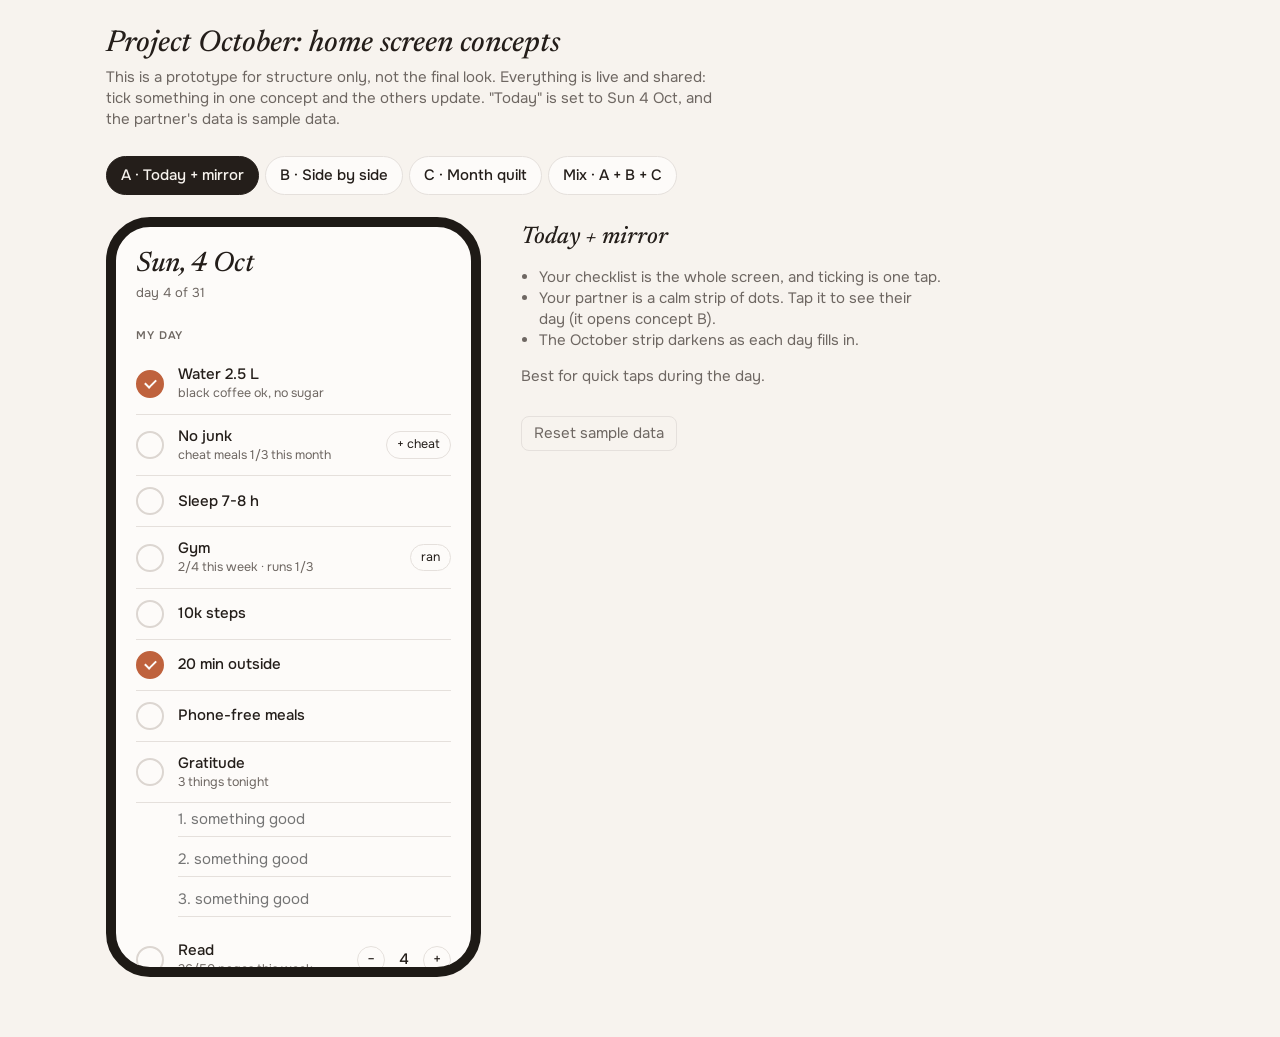
<file: design/claude-early-prototype/home-concepts.html>
<!doctype html>
<html lang="en">
<head>
<meta charset="utf-8">
<meta name="viewport" content="width=device-width, initial-scale=1">
<title>October Home Concepts</title>
<link rel="preconnect" href="https://fonts.googleapis.com">
<link href="https://fonts.googleapis.com/css2?family=Newsreader:ital,opsz,wght@1,6..72,400;1,6..72,500&family=Onest:wght@400;500;600&display=swap" rel="stylesheet">
<style>
:root{
  --bg:oklch(96.5% 0.008 75);
  --panel:oklch(99% 0.004 75);
  --ink:oklch(24% 0.012 60);
  --muted:oklch(52% 0.012 60);
  --faint:oklch(88% 0.01 70);
  --line:oklch(91% 0.008 70);
  --me:oklch(60% 0.13 42);
  --me-soft:oklch(90% 0.04 42);
  --them:oklch(55% 0.06 195);
  --them-soft:oklch(90% 0.025 195);
  --frame:oklch(22% 0.01 60);
}
@media (prefers-color-scheme: dark){
  :root:not([data-theme="light"]){
    --bg:oklch(18% 0.008 60);
    --panel:oklch(22% 0.01 60);
    --ink:oklch(93% 0.01 75);
    --muted:oklch(68% 0.012 70);
    --faint:oklch(34% 0.012 60);
    --line:oklch(29% 0.01 60);
    --me:oklch(70% 0.12 45);
    --me-soft:oklch(34% 0.05 42);
    --them:oklch(70% 0.06 195);
    --them-soft:oklch(32% 0.03 195);
    --frame:oklch(40% 0.01 60);
  }
}
*{box-sizing:border-box}
body{margin:0;background:var(--bg);color:var(--ink);font:15px/1.4 Onest,system-ui,sans-serif;-webkit-font-smoothing:antialiased}
header.page{max-width:1100px;margin:0 auto;padding:28px 16px 8px}
header.page h1{font:italic 500 30px/1.1 Newsreader,serif;margin:0 0 6px}
header.page p{margin:0;color:var(--muted);max-width:62ch}
nav.tabs{max-width:1100px;margin:18px auto 0;padding:0 16px;display:flex;gap:6px;flex-wrap:wrap}
nav.tabs button{font:inherit;font-weight:500;border:1px solid var(--line);background:var(--panel);color:var(--ink);padding:8px 14px;border-radius:999px;cursor:pointer}
nav.tabs button[aria-selected="true"]{background:var(--ink);color:var(--bg);border-color:var(--ink)}
main{max-width:1100px;margin:0 auto;padding:22px 16px 60px;display:flex;gap:40px;align-items:flex-start;flex-wrap:wrap}
.phone{width:min(375px,100%);height:760px;border:10px solid var(--frame);border-radius:44px;background:var(--panel);overflow:hidden;display:flex;flex-direction:column;flex-shrink:0}
.screen{flex:1;overflow-y:auto;padding:22px 20px 28px}
.notes{flex:1;min-width:260px;max-width:420px}
.notes h2{font:italic 500 24px/1.2 Newsreader,serif;margin:6px 0 10px}
.notes p,.notes li{color:var(--muted)}
.notes ul{padding-left:18px}
.notes .reset{margin-top:14px;font:inherit;background:none;border:1px solid var(--line);color:var(--muted);padding:6px 12px;border-radius:8px;cursor:pointer}

/* shared bits */
.date{font:italic 500 28px/1.1 Newsreader,serif;margin:0}
.dayof{color:var(--muted);font-size:13px;margin-top:4px}
.label-sm{font-size:11px;letter-spacing:.08em;text-transform:uppercase;color:var(--muted);font-weight:600;margin:26px 0 10px}
.row{display:flex;align-items:center;gap:14px;padding:11px 0;border-bottom:1px solid var(--line)}
.row:last-child{border-bottom:0}
.check{width:28px;height:28px;border-radius:50%;border:2px solid var(--faint);background:none;flex-shrink:0;cursor:pointer;display:grid;place-items:center;padding:0;transition:background .25s cubic-bezier(.25,1,.5,1),border-color .25s}
.check.on{background:var(--me);border-color:var(--me)}
.check.on::after{content:"";width:9px;height:5px;border:2px solid var(--panel);border-top:0;border-right:0;transform:translateY(-1px) rotate(-45deg)}
.row .txt{flex:1;min-width:0}
.row .name{font-weight:500}
.row .meta{font-size:12.5px;color:var(--muted)}
.chip{font:inherit;font-size:12.5px;border:1px solid var(--line);background:none;color:var(--ink);border-radius:999px;padding:4px 10px;cursor:pointer;white-space:nowrap}
.chip.on{background:var(--me-soft);border-color:transparent}
.stepper{display:flex;align-items:center;gap:6px}
.stepper button{width:28px;height:28px;border-radius:50%;border:1px solid var(--line);background:none;color:var(--ink);font:inherit;cursor:pointer}
.stepper span{min-width:26px;text-align:center;font-variant-numeric:tabular-nums;font-weight:500}
.grat{padding:0 0 12px 42px;display:grid;gap:6px}
.grat input{font:inherit;border:0;border-bottom:1px solid var(--line);background:none;color:var(--ink);padding:6px 0}
.grat input:focus{outline:none;border-color:var(--me)}
.dots{display:flex;gap:7px;align-items:center}
.dot{width:12px;height:12px;border-radius:50%;background:var(--faint)}
.dot.them{background:var(--them)}
.dot.me{background:var(--me)}
.mirror{display:flex;justify-content:space-between;align-items:center;padding:14px;border-radius:14px;background:var(--them-soft);cursor:pointer;border:0;width:100%;font:inherit;color:var(--ink);text-align:left}
.mirror .who{font-weight:500}
.strip{display:grid;grid-template-columns:repeat(31,1fr);gap:3px}
.strip i{aspect-ratio:1/2.2;border-radius:3px;background:var(--faint)}
.strip i.today{outline:2px solid var(--ink);outline-offset:1px}

/* B table */
.daynav{display:flex;align-items:center;justify-content:space-between}
.daynav button{font:inherit;font-size:20px;background:none;border:0;color:var(--ink);cursor:pointer;padding:4px 10px}
.daystrip{display:flex;gap:6px;overflow-x:auto;margin:14px -20px 4px;padding:0 20px 6px;scrollbar-width:none}
.daystrip button{flex-shrink:0;width:36px;height:44px;border-radius:10px;border:0;background:none;color:var(--muted);font:inherit;font-size:13px;cursor:pointer}
.daystrip button.sel{background:var(--ink);color:var(--bg)}
.daystrip button:disabled{opacity:.35;cursor:default}
table{width:100%;border-collapse:collapse;margin-top:10px}
th{font-size:11px;letter-spacing:.08em;text-transform:uppercase;color:var(--muted);font-weight:600;padding:8px 0;text-align:center}
th:first-child{text-align:left}
td{padding:9px 0;border-bottom:1px solid var(--line);text-align:center}
td:first-child{text-align:left;font-weight:500}
td .check{margin:0 auto}
td .cell-them{width:28px;height:28px;border-radius:50%;margin:0 auto;border:2px solid var(--faint)}
td .cell-them.on{background:var(--them);border-color:var(--them)}
td .num{font-variant-numeric:tabular-nums;font-size:13px}
td.num-me{color:var(--me);font-weight:600}
td.num-them{color:var(--them);font-weight:600}

/* C quilt */
.cal{display:grid;grid-template-columns:repeat(7,1fr);gap:6px;margin-top:16px}
.cal .wd{font-size:11px;color:var(--muted);text-align:center;font-weight:600}
.tile{aspect-ratio:1/1.25;border-radius:10px;border:0;background:var(--bg);padding:5px;display:flex;flex-direction:column;justify-content:space-between;cursor:pointer;font:inherit;color:var(--ink)}
.tile:disabled{cursor:default;opacity:.45}
.tile.sel{outline:2px solid var(--ink)}
.tile .n{font-size:11px;font-weight:600;text-align:left}
.bars{display:grid;gap:3px}
.bar{height:5px;border-radius:3px;background:var(--faint);overflow:hidden}
.bar b{display:block;height:100%}
.bar.me b{background:var(--me)}
.bar.them b{background:var(--them)}
.legend{display:flex;gap:14px;font-size:12.5px;color:var(--muted);margin-top:4px}
.legend span::before{content:"";display:inline-block;width:10px;height:5px;border-radius:3px;margin-right:6px;vertical-align:middle;background:var(--me)}
.legend span.t::before{background:var(--them)}
.cheatline{display:flex;justify-content:space-between;font-size:13px;color:var(--muted);margin-top:16px;padding-top:12px;border-top:1px solid var(--line)}

/* Mix bottom nav */
.botnav{display:flex;border-top:1px solid var(--line);background:var(--panel)}
.botnav button{flex:1;font:inherit;font-size:12.5px;font-weight:500;background:none;border:0;color:var(--muted);padding:12px 0 16px;cursor:pointer}
.botnav button.sel{color:var(--ink)}
.botnav button.sel::before{content:"";display:block;width:5px;height:5px;border-radius:50%;background:var(--me);margin:0 auto 4px}
.botnav button:not(.sel)::before{content:"";display:block;height:5px;margin-bottom:4px}
</style>
</head>
<body>
<header class="page">
  <h1>Project October: home screen concepts</h1>
  <p>This is a prototype for structure only, not the final look. Everything is live and shared: tick something in one concept and the others update. "Today" is set to Sun 4 Oct, and the partner's data is sample data.</p>
</header>
<nav class="tabs" role="tablist" id="tabs"></nav>
<main>
  <div class="phone"><div class="screen" id="screen"></div><div id="bot"></div></div>
  <section class="notes" id="notes"></section>
</main>

<script>
const TODAY = 4, DAYS = 31;
const GOALS = [
  {id:'water',  name:'Water 2.5 L',      meta:'black coffee ok, no sugar'},
  {id:'junk',   name:'No junk'},
  {id:'sleep',  name:'Sleep 7-8 h'},
  {id:'gym',    name:'Gym'},
  {id:'steps',  name:'10k steps'},
  {id:'outside',name:'20 min outside'},
  {id:'phone',  name:'Phone-free meals'},
  {id:'grat',   name:'Gratitude', meta:'3 things tonight'},
  {id:'read',   name:'Read', meta:'10 pages'},
];
const PARTNER = 'Partner';

function blankDay(){return {water:false,junk:false,sleep:false,gym:false,run:false,steps:false,outside:false,phone:false,grat:['','',''],pages:0,cheat:0}}
function seed(){
  const s = {me:{}, them:{}};
  for(let d=1; d<=DAYS; d++){ s.me[d]=blankDay(); s.them[d]=blankDay(); }
  const fill=(p,d,o)=>Object.assign(s[p][d],o);
  fill('me',1,{water:true,junk:true,sleep:true,gym:true,run:true,steps:true,outside:true,phone:false,grat:['a','b','c'],pages:12});
  fill('me',2,{water:true,junk:false,cheat:1,sleep:false,steps:true,outside:true,phone:true,grat:['a','b','c'],pages:10});
  fill('me',3,{water:true,junk:true,sleep:true,gym:true,steps:false,outside:false,phone:true,pages:0});
  fill('me',4,{water:true,outside:true,pages:4});
  fill('them',1,{water:true,junk:true,sleep:true,gym:true,run:true,steps:true,outside:true,phone:true,grat:['a','b','c'],pages:15});
  fill('them',2,{water:true,junk:true,sleep:true,steps:true,outside:false,phone:true,grat:['a','b','c'],pages:10});
  fill('them',3,{water:true,junk:true,sleep:true,gym:true,run:true,steps:true,outside:true,phone:false,grat:['a','b','c'],pages:20});
  fill('them',4,{water:true,junk:true,sleep:true,steps:true,pages:10});
  return s;
}
let S = seed();
let view = 'A', selDay = TODAY, mixTab = 'today';

const weekOf = d => Math.min(3, Math.floor((d-1)/7));
const weekDays = d => { const w=weekOf(d), a=w*7+1, b=w===3?31:a+6; return [a,b]; };
function isDone(p,d,g){
  const x=S[p][d];
  if(g==='grat') return x.grat.every(t=>t.trim());
  if(g==='read') return x.pages>=10;
  if(g==='junk') return x.junk || x.cheat>0;
  return !!x[g];
}
const frac = (p,d) => GOALS.filter(g=>isDone(p,d,g.id)).length / GOALS.length;
function weekSum(p,d,fn){ const [a,b]=weekDays(d); let n=0; for(let i=a;i<=Math.min(b,TODAY);i++) n+=fn(S[p][i]); return n; }
const gymWk  = (p,d)=>weekSum(p,d,x=>x.gym?1:0);
const runWk  = (p,d)=>weekSum(p,d,x=>x.run?1:0);
const readWk = (p,d)=>weekSum(p,d,x=>x.pages);
const cheats = p => { let n=0; for(let i=1;i<=TODAY;i++) n+=S[p][i].cheat; return n; };
const dateLabel = d => new Date(2026,9,d).toLocaleDateString('en-GB',{weekday:'short',day:'numeric',month:'short'});

function act(fn){ fn(); render(); }

/* --- building blocks --- */
function checklist(d){
  const x=S.me[d];
  return GOALS.map(g=>{
    const on=isDone('me',d,g.id);
    let meta=g.meta||'', right='';
    if(g.id==='gym'){ meta=`${gymWk('me',d)}/4 this week · runs ${runWk('me',d)}/3`;
      right=`<button class="chip ${x.run?'on':''}" data-run="${d}">ran</button>`; }
    if(g.id==='junk'){ meta=`cheat meals ${cheats('me')}/3 this month`;
      right=`<button class="chip" data-cheat="${d}">+ cheat</button>`; }
    if(g.id==='read'){ meta=`${readWk('me',d)}/50 pages this week`;
      right=`<div class="stepper"><button data-pg="${d}" data-v="-5" aria-label="minus 5 pages">−</button><span>${x.pages}</span><button data-pg="${d}" data-v="5" aria-label="plus 5 pages">+</button></div>`; }
    const btn = (g.id==='read'||g.id==='grat')
      ? `<span class="check ${on?'on':''}" aria-hidden="true"></span>`
      : `<button class="check ${on?'on':''}" data-t="${g.id}" data-d="${d}" aria-label="${g.name}"></button>`;
    let row=`<div class="row">${btn}<div class="txt"><div class="name">${g.name}</div>${meta?`<div class="meta">${meta}</div>`:''}</div>${right}</div>`;
    if(g.id==='grat') row+=`<div class="grat">${x.grat.map((t,i)=>`<input data-g="${d}" data-i="${i}" value="${t.replace(/"/g,'&quot;')}" placeholder="${i+1}. something good">`).join('')}</div>`;
    return row;
  }).join('');
}
function monthStrip(p){
  return `<div class="strip">${Array.from({length:DAYS},(_,i)=>{const d=i+1;
    const f=d<=TODAY?frac(p,d):0;
    const bg=d<=TODAY?`background:color-mix(in oklch, var(--${p}) ${Math.round(f*100)}%, var(--faint))`:'';
    return `<i class="${d===TODAY?'today':''}" style="${bg}"></i>`}).join('')}</div>`;
}

/* --- concept A: today + mirror --- */
function viewA(onMirror){
  const dots=GOALS.map(g=>`<span class="dot ${isDone('them',TODAY,g.id)?'them':''}" title="${g.name}"></span>`).join('');
  const n=GOALS.filter(g=>isDone('them',TODAY,g.id)).length;
  return `<p class="date">${dateLabel(TODAY)}</p><div class="dayof">day ${TODAY} of 31</div>
  <div class="label-sm">My day</div>${checklist(TODAY)}
  <div class="label-sm">${PARTNER} today</div>
  <button class="mirror" data-mirror="1"><div><div class="who">${n} of 9</div><div class="dots" style="margin-top:8px">${dots}</div></div><span aria-hidden="true">›</span></button>
  <div class="label-sm">October</div>${monthStrip('me')}`;
}

/* --- concept B: side by side --- */
function viewB(){
  const d=selDay, y=S.me[d], t=S.them[d];
  const strip=Array.from({length:DAYS},(_,i)=>{const n=i+1;return `<button class="${n===d?'sel':''}" ${n>TODAY?'disabled':''} data-day="${n}">${n}</button>`}).join('');
  const rows=GOALS.map(g=>{
    if(g.id==='gym') return `<tr><td>Gym <span class="meta">(wk)</span></td><td class="num-me"><button class="check ${y.gym?'on':''}" data-t="gym" data-d="${d}" aria-label="Gym"></button></td><td class="num-them"><div class="cell-them ${t.gym?'on':''}"></div></td></tr>
      <tr><td style="font-weight:400;color:var(--muted);font-size:13px;padding-top:0">this week · runs</td><td class="num-me num" style="padding-top:0">${gymWk('me',d)}/4 · ${runWk('me',d)}/3</td><td class="num-them num" style="padding-top:0">${gymWk('them',d)}/4 · ${runWk('them',d)}/3</td></tr>`;
    if(g.id==='read') return `<tr><td>Read <span class="meta">(wk)</span></td><td class="num-me num">${readWk('me',d)}/50</td><td class="num-them num">${readWk('them',d)}/50</td></tr>`;
    const me = g.id==='grat' ? `<span class="check ${isDone('me',d,'grat')?'on':''}" style="margin:0 auto"></span>` : `<button class="check ${isDone('me',d,g.id)?'on':''}" data-t="${g.id}" data-d="${d}" aria-label="${g.name}"></button>`;
    return `<tr><td>${g.name}</td><td>${me}</td><td><div class="cell-them ${isDone('them',d,g.id)?'on':''}"></div></td></tr>`;
  }).join('');
  return `<div class="daynav"><button data-day="${Math.max(1,d-1)}" aria-label="previous day">‹</button><p class="date" style="font-size:24px">${dateLabel(d)}</p><button data-day="${Math.min(TODAY,d+1)}" aria-label="next day">›</button></div>
  <div class="daystrip">${strip}</div>
  <table><thead><tr><th></th><th style="color:var(--me)">You</th><th style="color:var(--them)">${PARTNER}</th></tr></thead><tbody>${rows}
  <tr><td>Cheat meals</td><td class="num-me num">${cheats('me')}/3</td><td class="num-them num">${cheats('them')}/3</td></tr></tbody></table>`;
}

/* --- concept C: month quilt --- */
function viewC(){
  const lead=(new Date(2026,9,1).getDay()+6)%7;
  let cells=['M','T','W','T','F','S','S'].map(w=>`<div class="wd">${w}</div>`).join('');
  cells+=Array.from({length:lead},()=>'<div></div>').join('');
  for(let d=1;d<=DAYS;d++){
    const past=d<=TODAY;
    cells+=`<button class="tile ${d===selDay?'sel':''}" ${past?'':'disabled'} data-day="${d}"><span class="n">${d}</span><span class="bars">
      <span class="bar me"><b style="width:${past?frac('me',d)*100:0}%"></b></span>
      <span class="bar them"><b style="width:${past?frac('them',d)*100:0}%"></b></span></span></button>`;
  }
  return `<p class="date">October</p><div class="legend"><span>you</span><span class="t">${PARTNER}</span></div>
  <div class="cal">${cells}</div>
  <div class="cheatline"><span>cheat meals</span><span>you ${cheats('me')}/3 · ${PARTNER.toLowerCase()} ${cheats('them')}/3</span></div>
  <div class="label-sm">${dateLabel(selDay)}</div>${checklist(selDay)}`;
}

/* --- mix: A home, B via mirror, C tab --- */
function viewMix(){
  if(mixTab==='us') return viewB();
  if(mixTab==='month') return viewC();
  return viewA();
}

const VIEWS = {
  A:{tab:'A · Today + mirror', title:'Today + mirror', html:viewA, notes:`<ul><li>Your checklist is the whole screen, and ticking is one tap.</li><li>Your partner is a calm strip of dots. Tap it to see their day (it opens concept B).</li><li>The October strip darkens as each day fills in.</li></ul><p>Best for quick taps during the day.</p>`},
  B:{tab:'B · Side by side', title:'Side by side', html:viewB, notes:`<ul><li>One table with You and ${PARTNER} next to each other. Your cells are tappable, theirs are read-only.</li><li>Swipe the numbers to look back at any day.</li><li>Weekly counts (gym, runs, pages) and cheat meals sit inline.</li></ul><p>Best for the evening close-out together. Gratitude and pages can't be logged from here.</p>`},
  C:{tab:'C · Month quilt', title:'Month quilt', html:viewC, notes:`<ul><li>October is a calendar. Each day has two bars that fill up, one for you and one for ${PARTNER.toLowerCase()}.</li><li>Tap any day and its checklist opens below.</li></ul><p>Best for seeing the pattern grow. Logging today takes one more tap.</p>`},
  M:{tab:'Mix · A + B + C', title:'Mix: all three as tabs', html:viewMix, notes:`<ul><li><b>Today</b> (A) is home, for quick taps.</li><li><b>Us</b> (B) is the side-by-side, also opened by tapping ${PARTNER.toLowerCase()}'s strip.</li><li><b>Month</b> (C) is the quilt, for the evening look-back.</li></ul><p>Covers all three moments, with one bottom nav.</p>`},
};

function render(){
  document.getElementById('tabs').innerHTML = Object.entries(VIEWS).map(([k,v])=>`<button role="tab" aria-selected="${k===view}" data-view="${k}">${v.tab}</button>`).join('');
  const sc=document.getElementById('screen'), top=sc.scrollTop;
  sc.innerHTML = VIEWS[view].html();
  sc.scrollTop = top;
  document.getElementById('bot').innerHTML = view==='M'
    ? `<div class="botnav">${[['today','Today'],['us','Us'],['month','Month']].map(([k,l])=>`<button class="${k===mixTab?'sel':''}" data-mix="${k}">${l}</button>`).join('')}</div>` : '';
  document.getElementById('notes').innerHTML = `<h2>${VIEWS[view].title}</h2>${VIEWS[view].notes}<button class="reset" data-reset="1">Reset sample data</button>`;
}

document.addEventListener('click', e=>{
  const b=e.target.closest('button'); if(!b) return;
  const ds=b.dataset;
  if(ds.view) act(()=>{view=ds.view; selDay=TODAY; mixTab='today'; document.getElementById('screen').scrollTop=0;});
  else if(ds.t) act(()=>{const x=S.me[+ds.d]; if(ds.t==='junk'){x.junk=!x.junk; if(!x.junk) x.cheat=0;} else x[ds.t]=!x[ds.t]; if(ds.t==='gym'&&!x.gym) x.run=false;});
  else if(ds.run) act(()=>{const x=S.me[+ds.run]; x.run=!x.run; if(x.run) x.gym=true;});
  else if(ds.cheat) act(()=>{ if(cheats('me')<3) S.me[+ds.cheat].cheat++; });
  else if(ds.pg) act(()=>{const x=S.me[+ds.pg]; x.pages=Math.max(0,x.pages+ +ds.v);});
  else if(ds.day) act(()=>{selDay=+ds.day;});
  else if(ds.mirror) act(()=>{ if(view==='M'){mixTab='us';} else {view='B';} selDay=TODAY; document.getElementById('screen').scrollTop=0;});
  else if(ds.mix) act(()=>{mixTab=ds.mix; selDay=TODAY; document.getElementById('screen').scrollTop=0;});
  else if(ds.reset) act(()=>{S=seed();});
});
document.addEventListener('change', e=>{
  const i=e.target; if(i.dataset.g) act(()=>{S.me[+i.dataset.g].grat[+i.dataset.i]=i.value;});
});
render();
</script>
</body>
</html>
</file>
